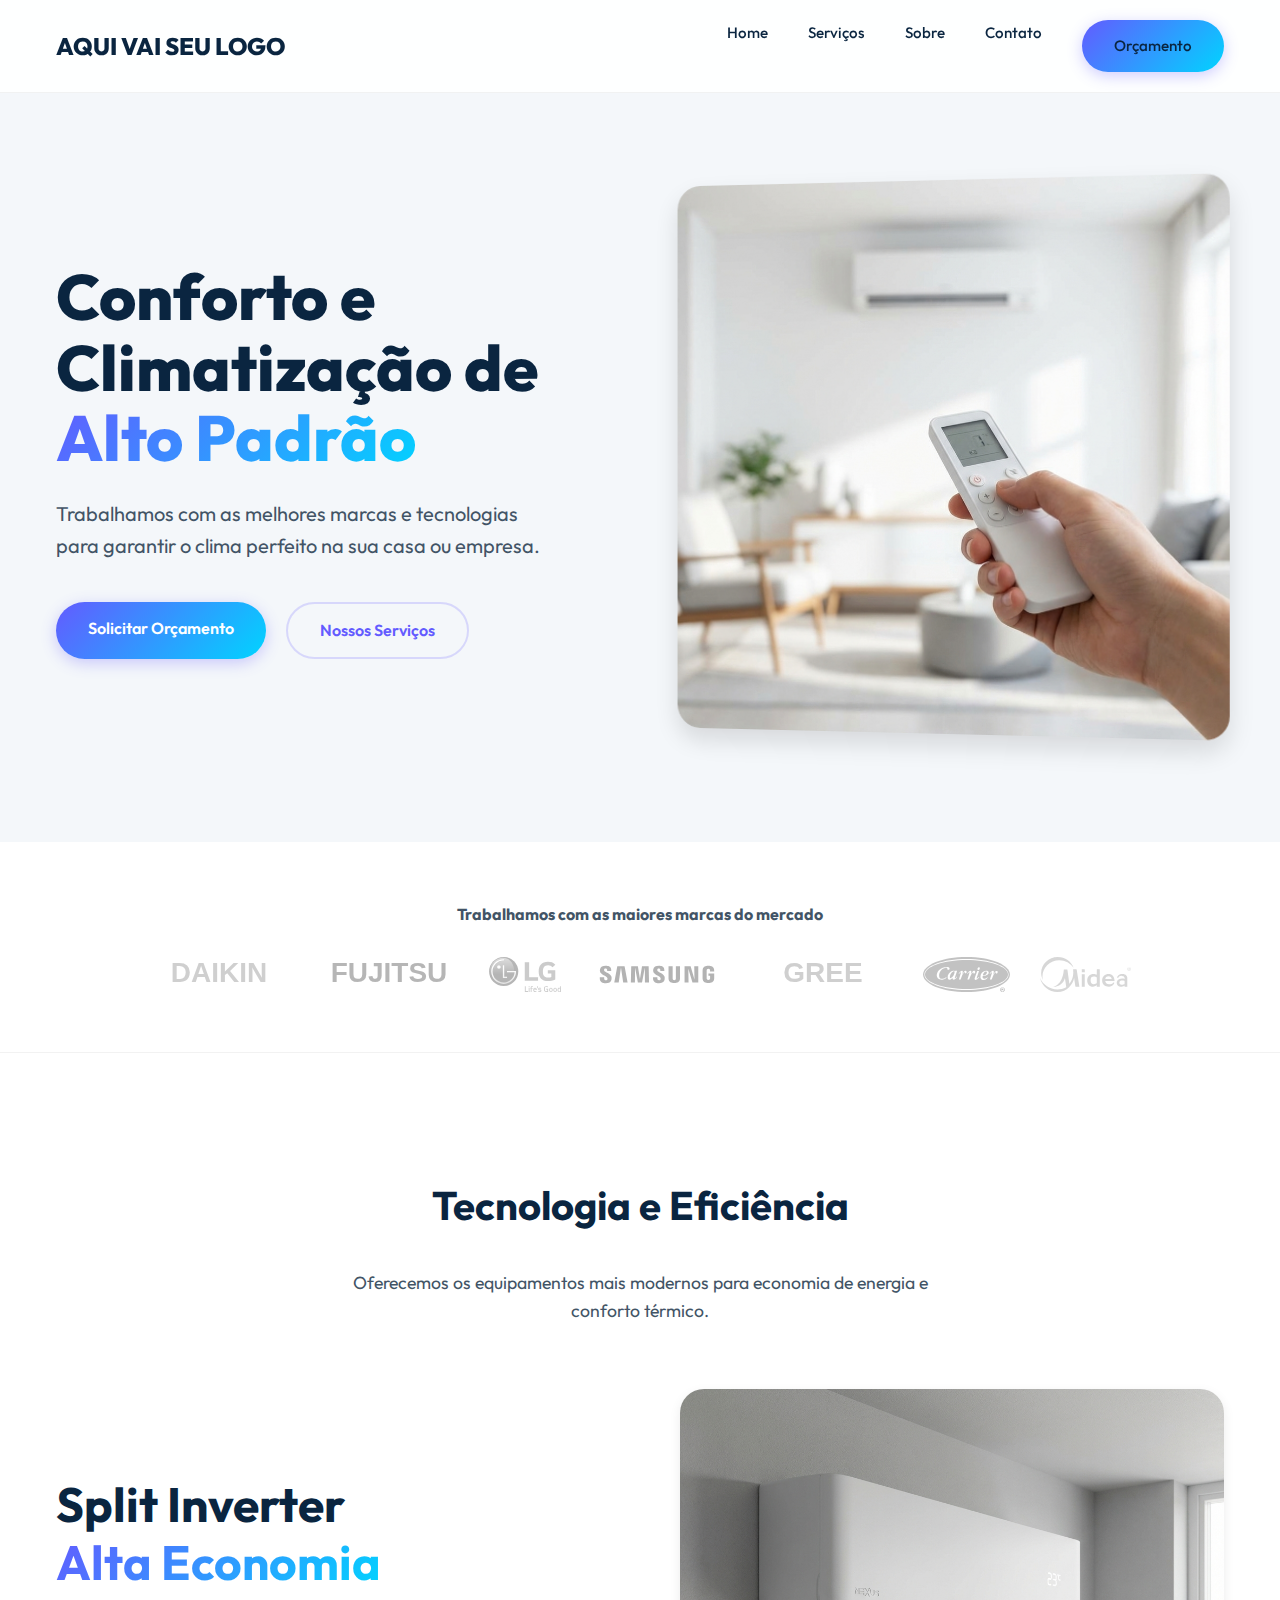
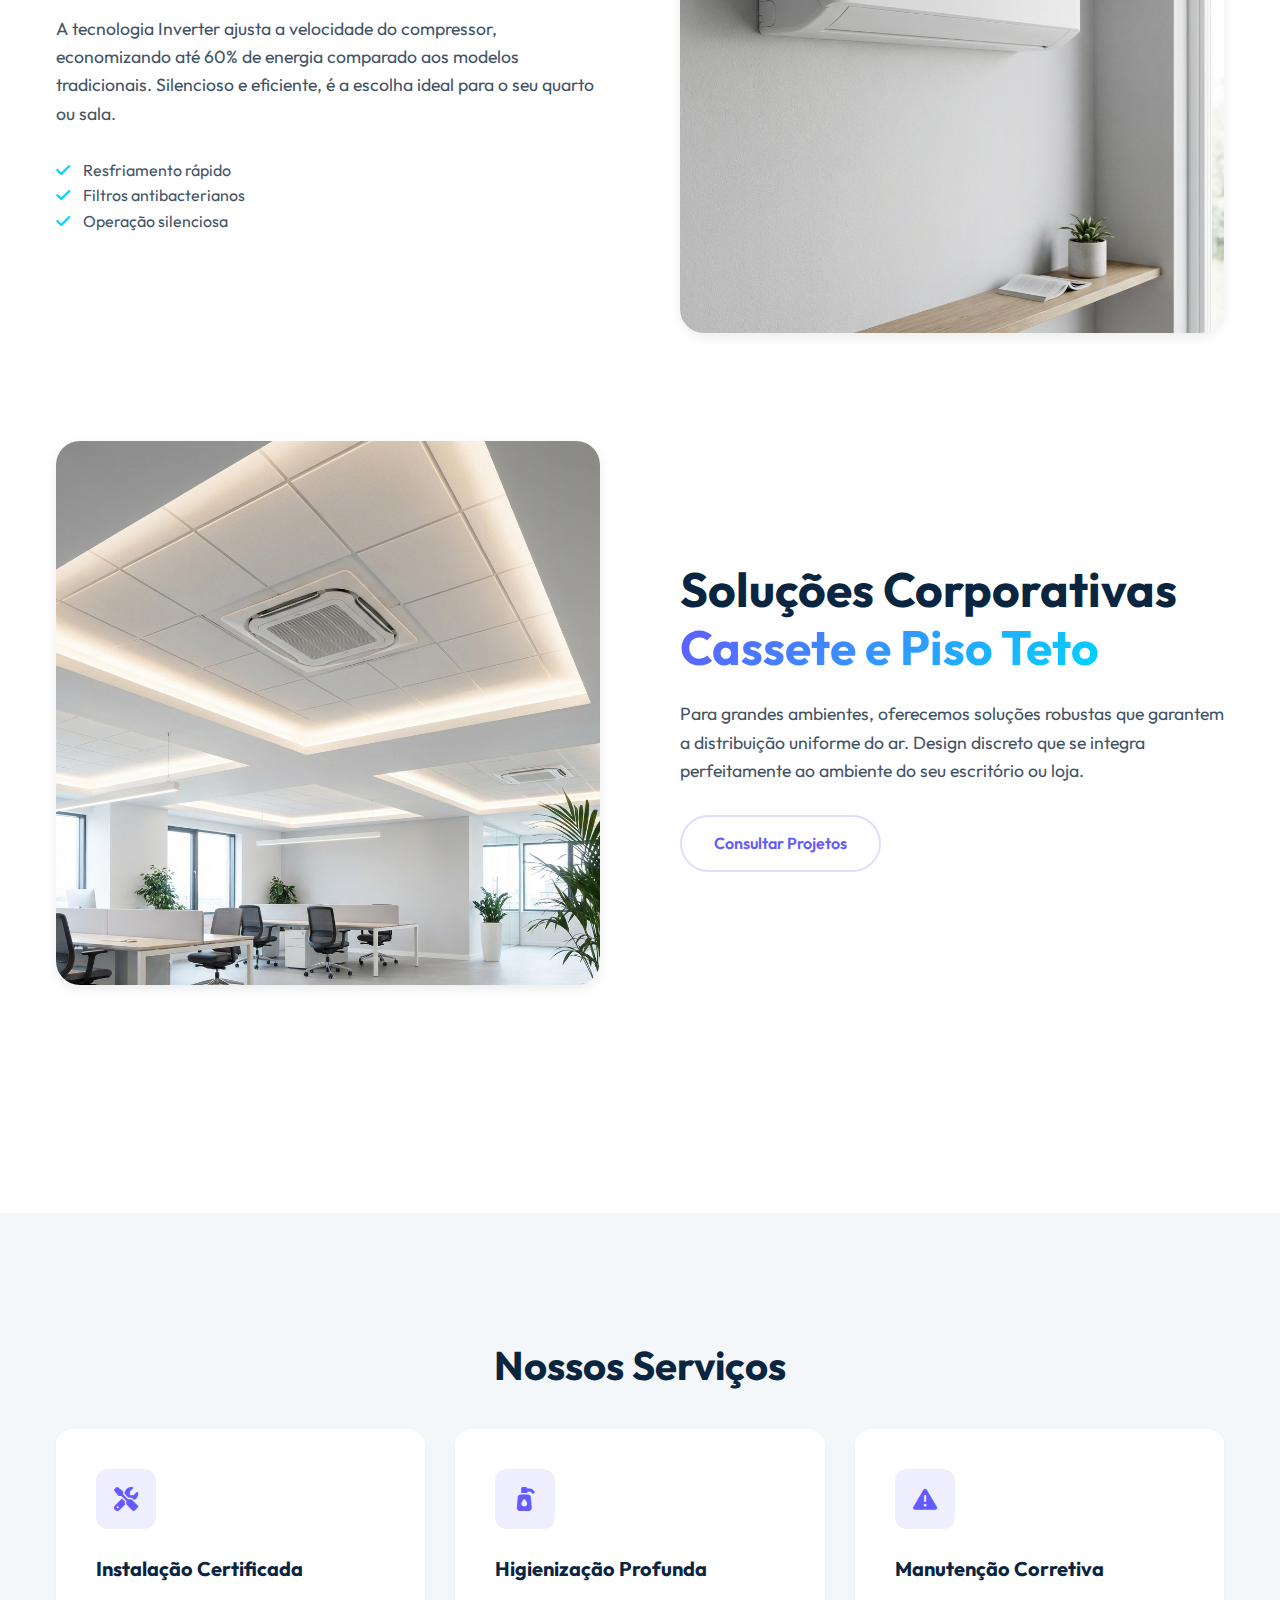
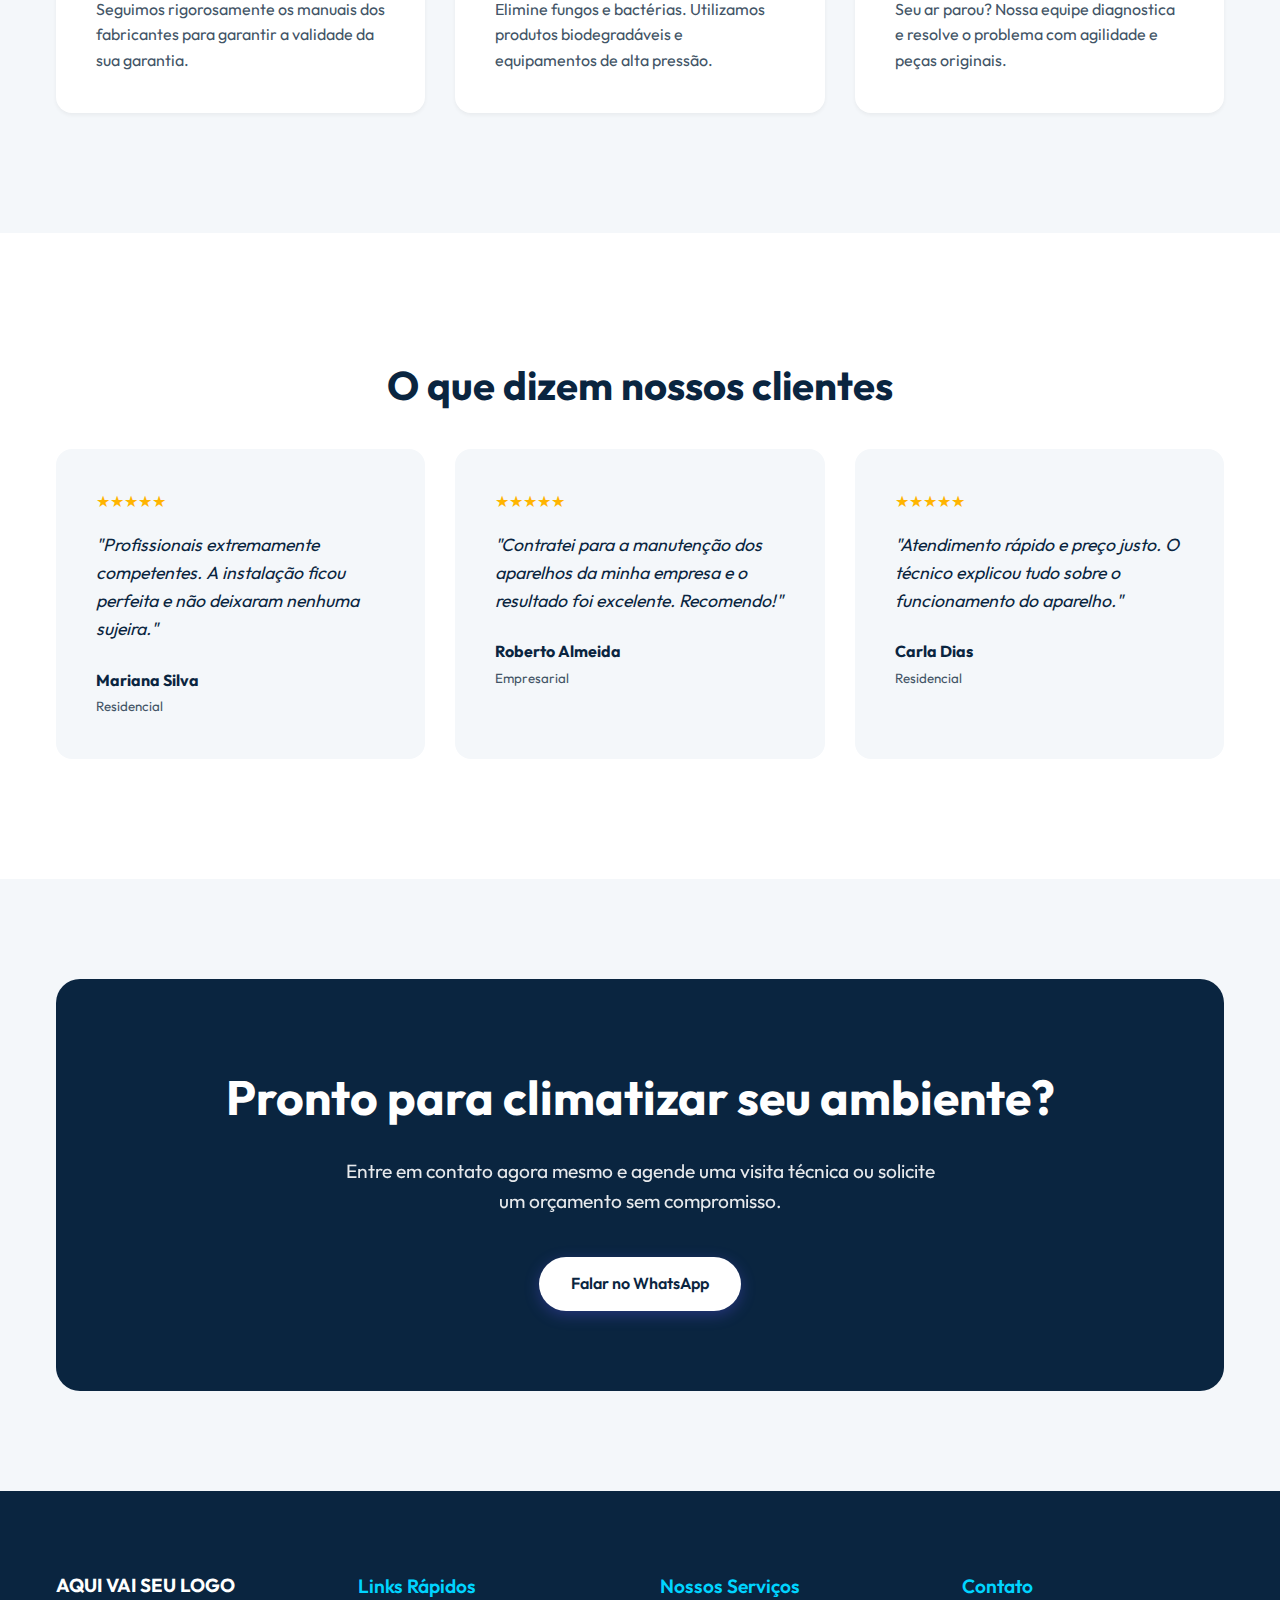
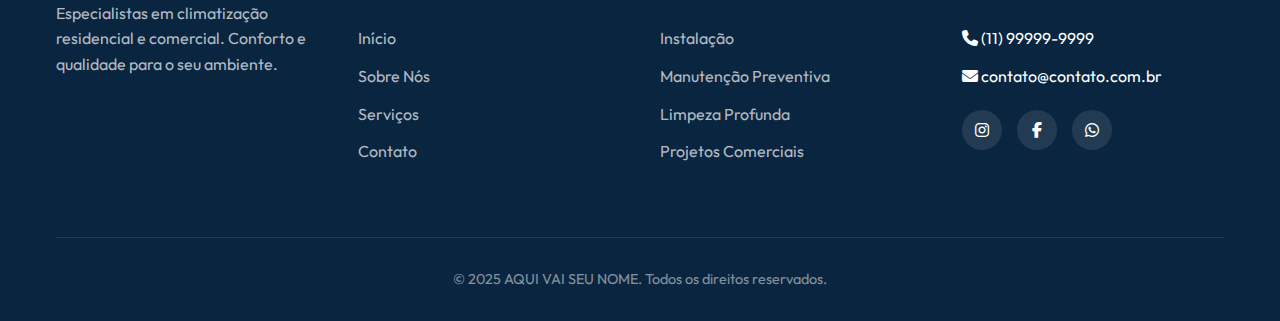
<file: index.html>
<!DOCTYPE html>
<html lang="pt-BR">

<head>
    <meta charset="UTF-8">
    <meta name="viewport" content="width=device-width, initial-scale=1.0">
    <title>Fresh Air</title>
    <meta name="description"
        content="Especialistas em ar-condicionado. Instalação, manutenção e as melhores marcas do mercado.">

    <!-- Google Fonts -->
    <link rel="preconnect" href="https://fonts.googleapis.com">
    <link rel="preconnect" href="https://fonts.gstatic.com" crossorigin>
    <link href="https://fonts.googleapis.com/css2?family=Outfit:wght@300;400;500;600;700;800&display=swap"
        rel="stylesheet">

    <!-- CSS -->
    <link rel="stylesheet" href="css/style.css">
    <!-- FontAwesome -->
    <link rel="stylesheet" href="https://cdnjs.cloudflare.com/ajax/libs/font-awesome/6.4.0/css/all.min.css">
</head>

<body>
    <!-- Navbar -->
    <header id="header">
        <nav class="container">
            <div class="logo">AQUI VAI SEU LOGO</div>
            <div class="menu-toggle" id="mobile-menu">
                <span class="bar"></span>
                <span class="bar"></span>
                <span class="bar"></span>
            </div>
            <ul class="nav-links">
                <li><a href="index.html">Home</a></li>
                <li><a href="servicos.html">Serviços</a></li>
                <li><a href="sobre.html">Sobre</a></li>
                <li><a href="contato.html">Contato</a></li>
                <li><a href="#contato" class="btn-primary nav-btn">Orçamento</a></li>
            </ul>
        </nav>
    </header>

    <main>
        <!-- Hero Section -->
        <section id="hero">
            <div class="container hero-content">
                <div class="hero-text">
                    <h1>Conforto e Climatização de <span class="text-gradient">Alto Padrão</span></h1>
                    <p>Trabalhamos com as melhores marcas e tecnologias para garantir o clima perfeito na sua casa ou
                        empresa.</p>
                    <div class="hero-buttons">
                        <a href="#contato" class="btn-primary">Solicitar Orçamento</a>
                        <a href="servicos.html" class="btn-outline">Nossos Serviços</a>
                    </div>
                </div>
                <div class="hero-image">
                    <!-- Image will be generated -->
                    <img src="assets/hero_image.png" alt="Controle de Ar Condicionado Moderno">
                </div>
            </div>
        </section>

        <!-- Brands Section -->
        <section id="brands">
            <div class="container">
                <p class="brands-text">Trabalhamos com as maiores marcas do mercado</p>
                <div class="brands-container">
                    <img src="assets/logos/daikin.svg" alt="Daikin" class="brand-logo">
                    <img src="assets/logos/fujitsu.svg" alt="Fujitsu" class="brand-logo">
                    <img src="assets/logos/lg.svg" alt="LG" class="brand-logo">
                    <img src="assets/logos/samsung.svg" alt="Samsung" class="brand-logo">
                    <img src="assets/logos/gree.svg" alt="Gree" class="brand-logo">
                    <img src="assets/logos/carrier.svg" alt="Carrier" class="brand-logo">
                    <img src="assets/logos/midea.svg" alt="Midea" class="brand-logo">
                </div>
            </div>
        </section>

        <!-- Features / Merchandise Section -->
        <section id="features">
            <div class="container">
                <div class="section-title">Tecnologia e Eficiência</div>
                <p class="section-subtitle">Oferecemos os equipamentos mais modernos para economia de energia e conforto
                    térmico.</p>

                <!-- Feature 1 -->
                <div class="feature-block">
                    <div class="feature-text">
                        <h2>Split Inverter <br><span class="text-gradient">Alta Economia</span></h2>
                        <p>A tecnologia Inverter ajusta a velocidade do compressor, economizando até 60% de energia
                            comparado aos modelos tradicionais. Silencioso e eficiente, é a escolha ideal para o seu
                            quarto ou sala.</p>
                        <ul style="margin-bottom: 20px; color: var(--color-text);">
                            <li><i class="fa-solid fa-check"
                                    style="color: var(--color-secondary); margin-right: 10px;"></i> Resfriamento rápido
                            </li>
                            <li><i class="fa-solid fa-check"
                                    style="color: var(--color-secondary); margin-right: 10px;"></i> Filtros
                                antibacterianos</li>
                            <li><i class="fa-solid fa-check"
                                    style="color: var(--color-secondary); margin-right: 10px;"></i> Operação silenciosa
                            </li>
                        </ul>
                    </div>
                    <div class="feature-image">
                        <img src="assets/feature_inverter.png" alt="Ar Condicionado Inverter">
                    </div>
                </div>

                <!-- Feature 2 -->
                <div class="feature-block reverse">
                    <div class="feature-text">
                        <h2>Soluções Corporativas <br><span class="text-gradient">Cassete e Piso Teto</span></h2>
                        <p>Para grandes ambientes, oferecemos soluções robustas que garantem a distribuição uniforme do
                            ar. Design discreto que se integra perfeitamente ao ambiente do seu escritório ou loja.</p>
                        <a href="#contato" class="btn-outline">Consultar Projetos</a>
                    </div>
                    <div class="feature-image">
                        <img src="assets/feature_commercial.png" alt="Ar Condicionado Comercial">
                    </div>
                </div>
            </div>
        </section>

        <!-- Services Section -->
        <section id="services">
            <div class="container">
                <h2 class="section-title">Nossos Serviços</h2>
                <div class="services-grid">
                    <div class="service-card">
                        <div class="service-icon"><i class="fa-solid fa-screwdriver-wrench"></i></div>
                        <h3>Instalação Certificada</h3>
                        <p>Seguimos rigorosamente os manuais dos fabricantes para garantir a validade da sua garantia.
                        </p>
                    </div>
                    <div class="service-card">
                        <div class="service-icon"><i class="fa-solid fa-pump-soap"></i></div>
                        <h3>Higienização Profunda</h3>
                        <p>Elimine fungos e bactérias. Utilizamos produtos biodegradáveis e equipamentos de alta
                            pressão.</p>
                    </div>
                    <div class="service-card">
                        <div class="service-icon"><i class="fa-solid fa-triangle-exclamation"></i></div>
                        <h3>Manutenção Corretiva</h3>
                        <p>Seu ar parou? Nossa equipe diagnostica e resolve o problema com agilidade e peças originais.
                        </p>
                    </div>
                </div>
            </div>
        </section>

        <!-- Testimonials Section -->
        <section id="testimonials">
            <div class="container">
                <h2 class="section-title">O que dizem nossos clientes</h2>
                <div class="services-grid"> <!-- Reusing grid layout -->
                    <div class="testimonial-card">
                        <div class="stars">★★★★★</div>
                        <p>"Profissionais extremamente competentes. A instalação ficou perfeita e não deixaram nenhuma
                            sujeira."</p>
                        <div class="testimonial-author">
                            <h4>Mariana Silva</h4>
                            <small>Residencial</small>
                        </div>
                    </div>
                    <div class="testimonial-card">
                        <div class="stars">★★★★★</div>
                        <p>"Contratei para a manutenção dos aparelhos da minha empresa e o resultado foi excelente.
                            Recomendo!"</p>
                        <div class="testimonial-author">
                            <h4>Roberto Almeida</h4>
                            <small>Empresarial</small>
                        </div>
                    </div>
                    <div class="testimonial-card">
                        <div class="stars">★★★★★</div>
                        <p>"Atendimento rápido e preço justo. O técnico explicou tudo sobre o funcionamento do
                            aparelho."</p>
                        <div class="testimonial-author">
                            <h4>Carla Dias</h4>
                            <small>Residencial</small>
                        </div>
                    </div>
                </div>
            </div>
        </section>

        <!-- CTA Section -->
        <section id="cta">
            <div class="container">
                <div class="cta-box">
                    <h2>Pronto para climatizar seu ambiente?</h2>
                    <p>Entre em contato agora mesmo e agende uma visita técnica ou solicite um orçamento sem
                        compromisso.</p>
                    <a href="#contato" class="btn-primary">Falar no WhatsApp</a>
                </div>
            </div>
        </section>
    </main>

    <footer>
        <div class="container">
            <div class="footer-grid">
                <div class="footer-col">
                    <h3>AQUI VAI SEU LOGO</h3>
                    <p>Especialistas em climatização residencial e comercial. Conforto e qualidade para o seu ambiente.
                    </p>
                </div>
                <div class="footer-col">
                    <h4>Links Rápidos</h4>
                    <ul class="footer-links">
                        <li><a href="index.html">Início</a></li>
                        <li><a href="sobre.html">Sobre Nós</a></li>
                        <li><a href="servicos.html">Serviços</a></li>
                        <li><a href="contato.html">Contato</a></li>
                    </ul>
                </div>
                <div class="footer-col">
                    <h4>Nossos Serviços</h4>
                    <ul class="footer-links">
                        <li><a href="servicos.html">Instalação</a></li>
                        <li><a href="servicos.html">Manutenção Preventiva</a></li>
                        <li><a href="servicos.html">Limpeza Profunda</a></li>
                        <li><a href="servicos.html">Projetos Comerciais</a></li>
                    </ul>
                </div>
                <div class="footer-col">
                    <h4>Contato</h4>
                    <ul class="footer-links">
                        <li><i class="fa-solid fa-phone"></i> (11) 99999-9999</li>
                        <li><i class="fa-solid fa-envelope"></i> contato@contato.com.br</li>
                    </ul>
                    <div class="social-links">
                        <a href="#" class="social-link"><i class="fa-brands fa-instagram"></i></a>
                        <a href="#" class="social-link"><i class="fa-brands fa-facebook-f"></i></a>
                        <a href="#" class="social-link"><i class="fa-brands fa-whatsapp"></i></a>
                    </div>
                </div>
            </div>
            <div class="footer-bottom">
                <p>&copy; 2025 AQUI VAI SEU NOME. Todos os direitos reservados.</p>
            </div>
        </div>
    </footer>

    <!-- JS -->
    <script src="js/script.js"></script>
</body>

</html>
</file>
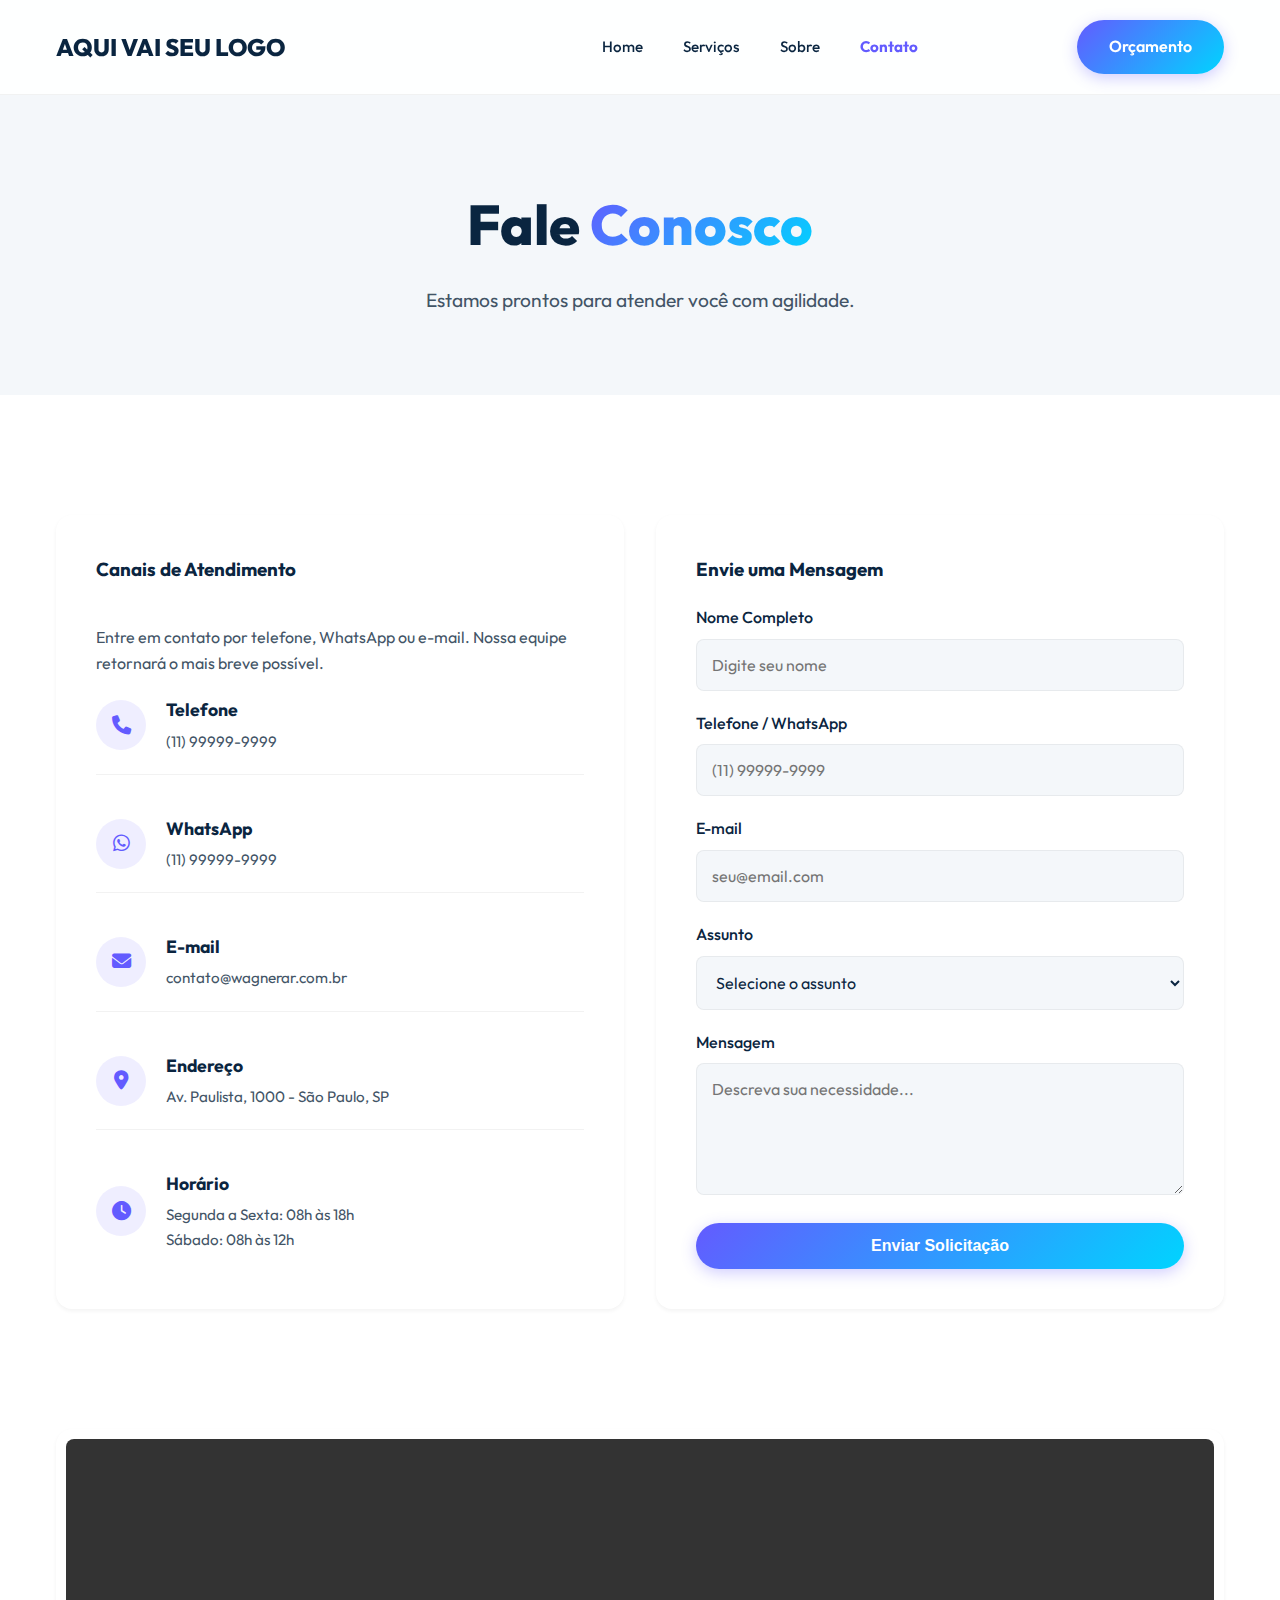
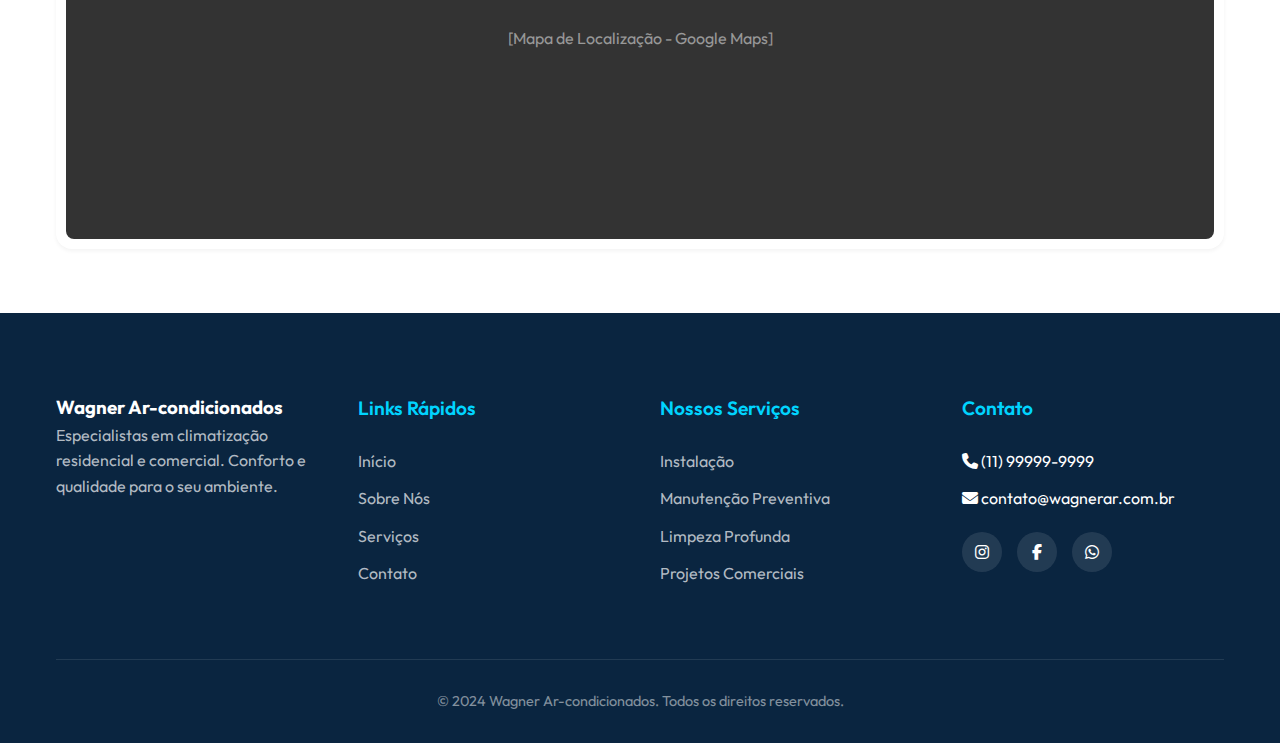
<file: contato.html>
<!DOCTYPE html>
<html lang="pt-BR">

<head>
    <meta charset="UTF-8">
    <meta name="viewport" content="width=device-width, initial-scale=1.0">
    <title>Contato - Wagner Ar-Condicionado</title>
    <meta name="description"
        content="Entre em contato com a Wagner Ar-Condicionado. Solicite um orçamento ou agende uma visita técnica.">

    <!-- Google Fonts -->
    <link rel="preconnect" href="https://fonts.googleapis.com">
    <link rel="preconnect" href="https://fonts.gstatic.com" crossorigin>
    <link href="https://fonts.googleapis.com/css2?family=Outfit:wght@300;400;500;600;700&display=swap" rel="stylesheet">

    <!-- CSS -->
    <link rel="stylesheet" href="css/style.css">
    <!-- FontAwesome -->
    <link rel="stylesheet" href="https://cdnjs.cloudflare.com/ajax/libs/font-awesome/6.4.0/css/all.min.css">
</head>

<body>
    <!-- Navbar -->
    <header id="header">
        <nav class="container">
            <div class="logo">AQUI VAI SEU LOGO</div>
            <div class="menu-toggle" id="mobile-menu">
                <span class="bar"></span>
                <span class="bar"></span>
                <span class="bar"></span>
            </div>
            <ul class="nav-links">
                <li><a href="index.html">Home</a></li>
                <li><a href="servicos.html">Serviços</a></li>
                <li><a href="sobre.html">Sobre</a></li>
                <li><a href="contato.html" class="active">Contato</a></li>
            </ul>
            <a href="index.html#contato" class="btn-primary">Orçamento</a>
        </nav>
    </header>

    <main>
        <!-- Page Header -->
        <section class="page-header">
            <div class="container">
                <h1>Fale <span class="text-gradient">Conosco</span></h1>
                <p>Estamos prontos para atender você com agilidade.</p>
            </div>
        </section>

        <!-- Contact Section -->
        <section id="contato-page" class="service-detail">
            <div class="container">
                <div class="contact-wrapper">
                    <div class="contact-info card">
                        <h3>Canais de Atendimento</h3>
                        <p>Entre em contato por telefone, WhatsApp ou e-mail. Nossa equipe retornará o mais breve
                            possível.</p>

                        <div class="info-item">
                            <i class="fa-solid fa-phone"></i>
                            <div>
                                <h4>Telefone</h4>
                                <p>(11) 99999-9999</p>
                            </div>
                        </div>

                        <div class="info-item">
                            <i class="fa-brands fa-whatsapp"></i>
                            <div>
                                <h4>WhatsApp</h4>
                                <p>(11) 99999-9999</p>
                            </div>
                        </div>

                        <div class="info-item">
                            <i class="fa-solid fa-envelope"></i>
                            <div>
                                <h4>E-mail</h4>
                                <p>contato@wagnerar.com.br</p>
                            </div>
                        </div>

                        <div class="info-item">
                            <i class="fa-solid fa-location-dot"></i>
                            <div>
                                <h4>Endereço</h4>
                                <p>Av. Paulista, 1000 - São Paulo, SP</p>
                            </div>
                        </div>

                        <div class="info-item">
                            <i class="fa-solid fa-clock"></i>
                            <div>
                                <h4>Horário</h4>
                                <p>Segunda a Sexta: 08h às 18h</p>
                                <p>Sábado: 08h às 12h</p>
                            </div>
                        </div>
                    </div>

                    <div class="contact-form card">
                        <h3>Envie uma Mensagem</h3>
                        <form>
                            <div class="form-group">
                                <label>Nome Completo</label>
                                <input type="text" placeholder="Digite seu nome" required>
                            </div>
                            <div class="form-group">
                                <label>Telefone / WhatsApp</label>
                                <input type="tel" placeholder="(11) 99999-9999" required>
                            </div>
                            <div class="form-group">
                                <label>E-mail</label>
                                <input type="email" placeholder="seu@email.com" required>
                            </div>
                            <div class="form-group">
                                <label>Assunto</label>
                                <select required>
                                    <option value="" disabled selected>Selecione o assunto</option>
                                    <option value="manutencao">Manutenção Preventiva</option>
                                    <option value="corretiva">Manutenção Corretiva</option>
                                    <option value="instalacao">Instalação</option>
                                    <option value="higienizacao">Higienização</option>
                                    <option value="orcamento">Orçamento</option>
                                    <option value="duvida">Dúvidas</option>
                                </select>
                            </div>
                            <div class="form-group">
                                <label>Mensagem</label>
                                <textarea placeholder="Descreva sua necessidade..." rows="5" required></textarea>
                            </div>
                            <button type="submit" class="btn-primary" style="width: 100%;">Enviar Solicitação</button>
                        </form>
                    </div>
                </div>
            </div>
        </section>

        <!-- Map Section (Placeholder) -->
        <section id="mapa">
            <div class="container">
                <div class="card map-container">
                    <!-- Placeholder for Google Maps iframe -->
                    <div
                        style="width: 100%; height: 400px; background: #333; display: flex; align-items: center; justify-content: center; color: rgba(255,255,255,0.5); border-radius: 8px;">
                        [Mapa de Localização - Google Maps]
                    </div>
                </div>
            </div>
        </section>
    </main>

    <footer>
        <div class="container">
            <div class="footer-grid">
                <div class="footer-col">
                    <h3>Wagner Ar-condicionados</h3>
                    <p>Especialistas em climatização residencial e comercial. Conforto e qualidade para o seu ambiente.
                    </p>
                </div>
                <div class="footer-col">
                    <h4>Links Rápidos</h4>
                    <ul class="footer-links">
                        <li><a href="index.html">Início</a></li>
                        <li><a href="sobre.html">Sobre Nós</a></li>
                        <li><a href="servicos.html">Serviços</a></li>
                        <li><a href="contato.html">Contato</a></li>
                    </ul>
                </div>
                <div class="footer-col">
                    <h4>Nossos Serviços</h4>
                    <ul class="footer-links">
                        <li><a href="servicos.html">Instalação</a></li>
                        <li><a href="servicos.html">Manutenção Preventiva</a></li>
                        <li><a href="servicos.html">Limpeza Profunda</a></li>
                        <li><a href="servicos.html">Projetos Comerciais</a></li>
                    </ul>
                </div>
                <div class="footer-col">
                    <h4>Contato</h4>
                    <ul class="footer-links">
                        <li><i class="fa-solid fa-phone"></i> (11) 99999-9999</li>
                        <li><i class="fa-solid fa-envelope"></i> contato@wagnerar.com.br</li>
                    </ul>
                    <div class="social-links">
                        <a href="#" class="social-link"><i class="fa-brands fa-instagram"></i></a>
                        <a href="#" class="social-link"><i class="fa-brands fa-facebook-f"></i></a>
                        <a href="#" class="social-link"><i class="fa-brands fa-whatsapp"></i></a>
                    </div>
                </div>
            </div>
            <div class="footer-bottom">
                <p>&copy; 2024 Wagner Ar-condicionados. Todos os direitos reservados.</p>
            </div>
        </div>
    </footer>

    <!-- JS -->
    <script src="js/script.js"></script>
</body>

</html>
</file>
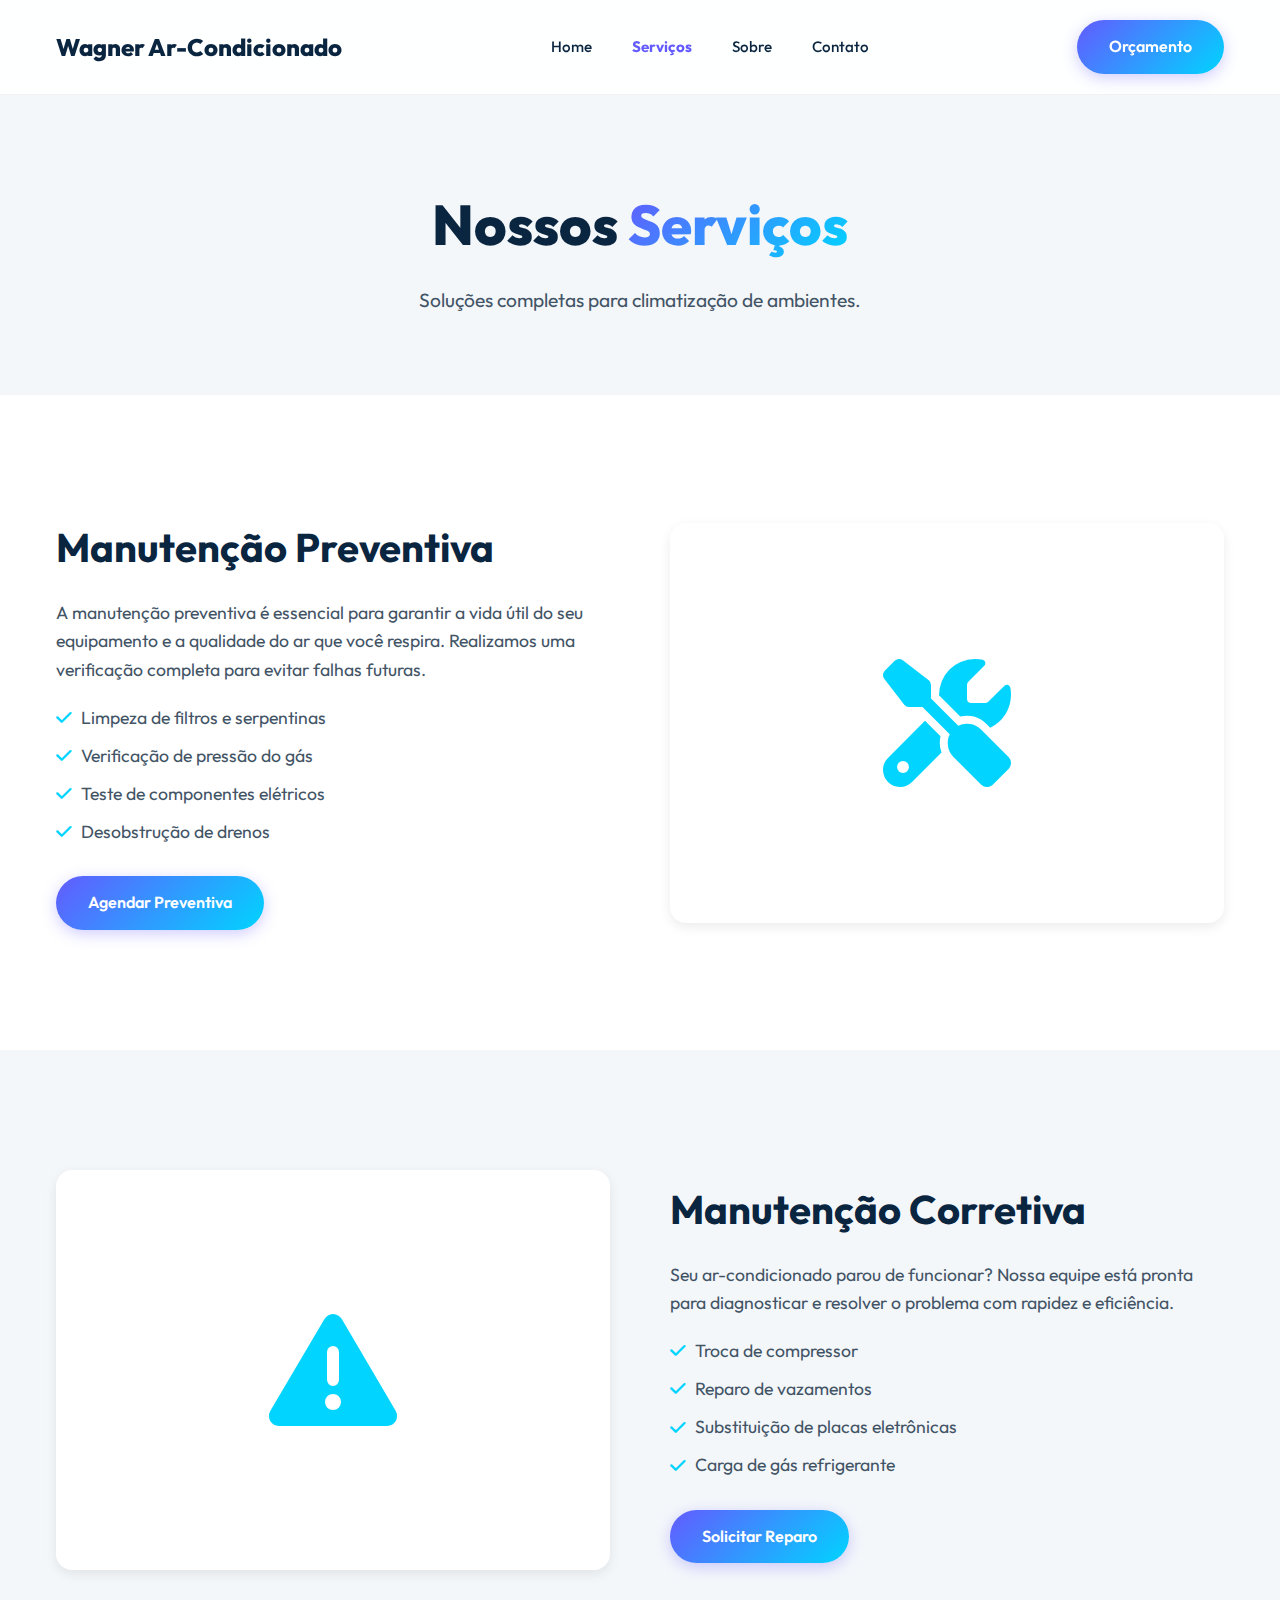
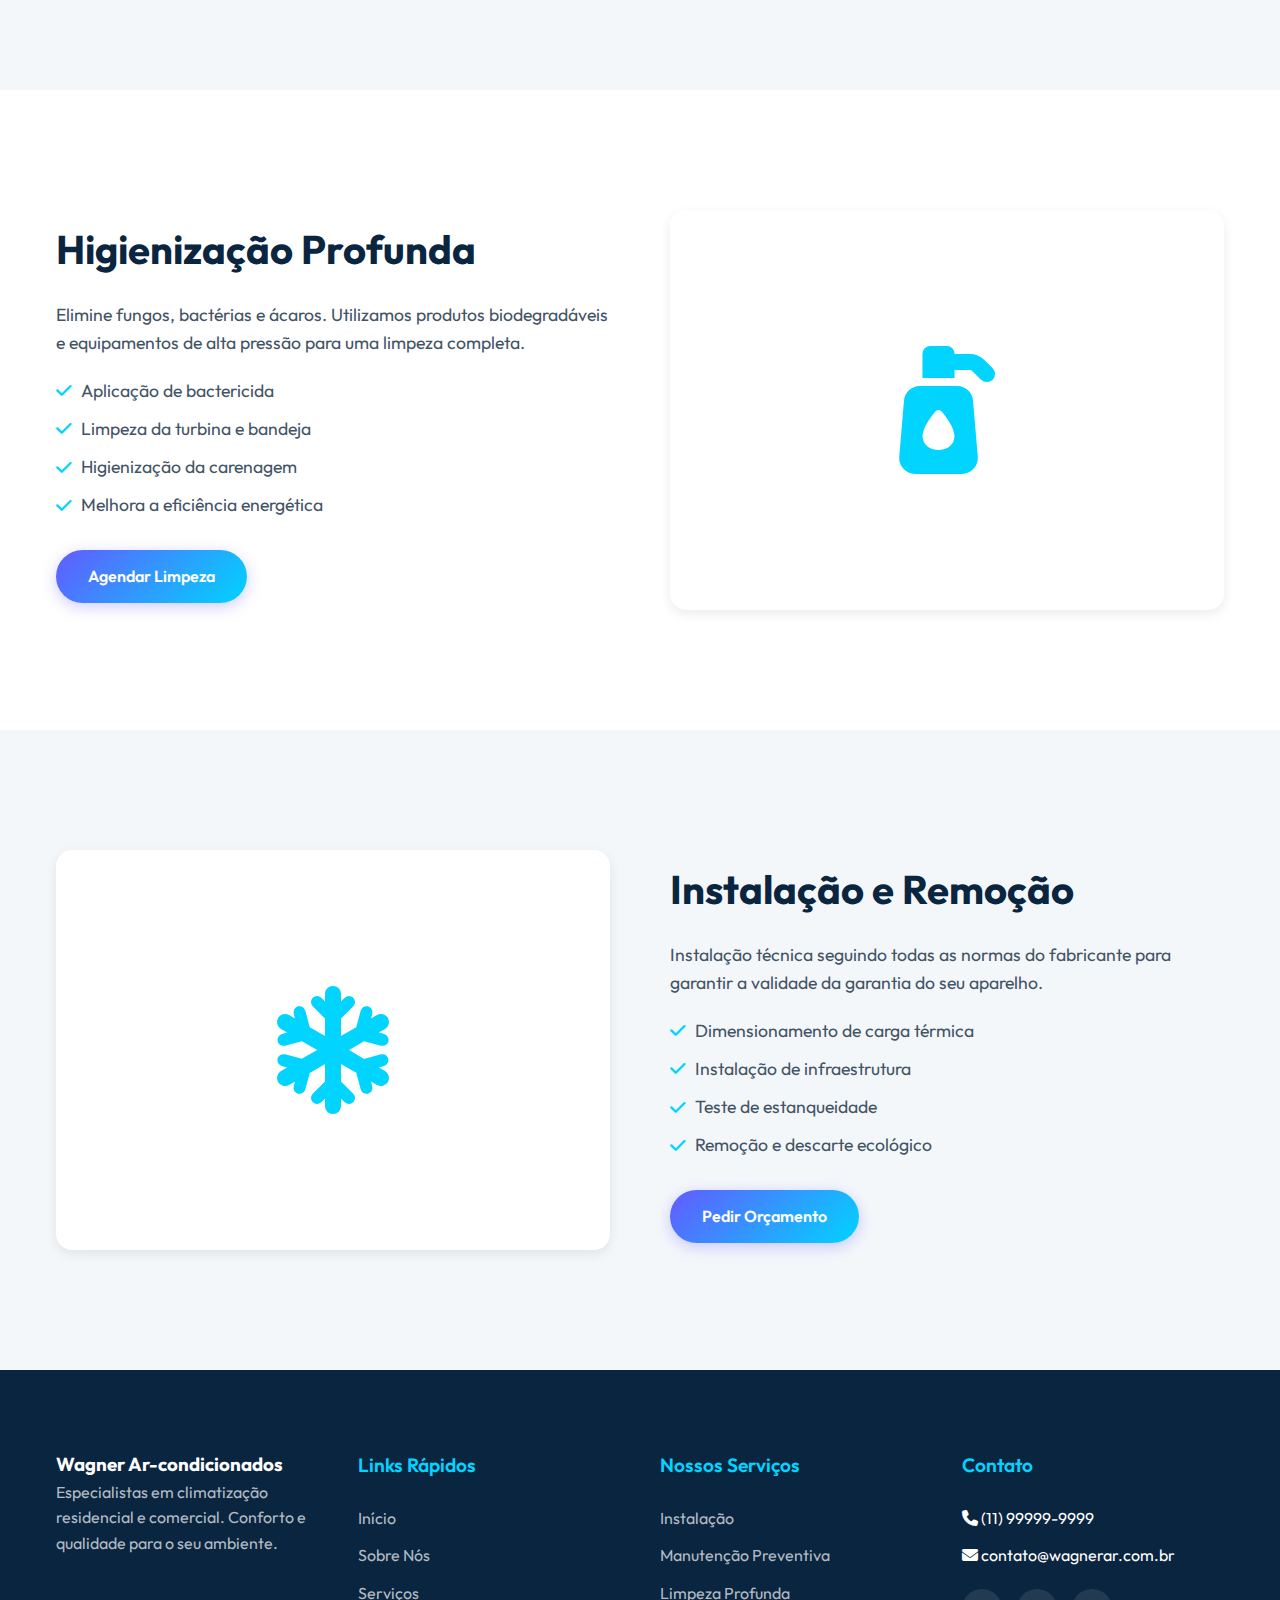
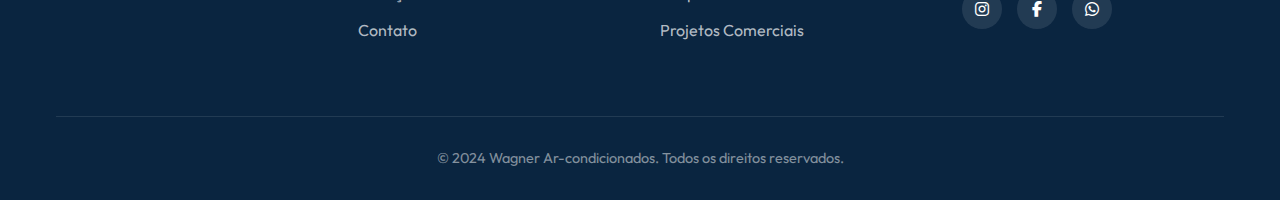
<file: servicos.html>
<!DOCTYPE html>
<html lang="pt-BR">

<head>
    <meta charset="UTF-8">
    <meta name="viewport" content="width=device-width, initial-scale=1.0">
    <title>Serviços - Wagner Ar-Condicionado</title>
    <meta name="description"
        content="Conheça nossos serviços de manutenção, instalação e higienização de ar-condicionado.">

    <!-- Google Fonts -->
    <link rel="preconnect" href="https://fonts.googleapis.com">
    <link rel="preconnect" href="https://fonts.gstatic.com" crossorigin>
    <link href="https://fonts.googleapis.com/css2?family=Outfit:wght@300;400;500;600;700&display=swap" rel="stylesheet">

    <!-- CSS -->
    <link rel="stylesheet" href="css/style.css">
    <!-- FontAwesome -->
    <link rel="stylesheet" href="https://cdnjs.cloudflare.com/ajax/libs/font-awesome/6.4.0/css/all.min.css">
</head>

<body>
    <!-- Navbar -->
    <header id="header">
        <nav class="container">
            <div class="logo">Wagner Ar-Condicionado</div>
            <ul class="nav-links">
                <li><a href="index.html">Home</a></li>
                <li><a href="servicos.html" class="active">Serviços</a></li>
                <li><a href="sobre.html">Sobre</a></li>
                <li><a href="contato.html">Contato</a></li>
            </ul>
            <a href="index.html#contato" class="btn-primary">Orçamento</a>
        </nav>
    </header>

    <main>
        <!-- Page Header -->
        <section class="page-header">
            <div class="container">
                <h1>Nossos <span class="text-gradient">Serviços</span></h1>
                <p>Soluções completas para climatização de ambientes.</p>
            </div>
        </section>

        <!-- Preventative Maintenance -->
        <section id="preventiva" class="service-detail">
            <div class="container">
                <div class="service-content">
                    <div class="service-text">
                        <h2>Manutenção Preventiva</h2>
                        <p>A manutenção preventiva é essencial para garantir a vida útil do seu equipamento e a
                            qualidade do ar que você respira. Realizamos uma verificação completa para evitar falhas
                            futuras.</p>
                        <ul>
                            <li><i class="fa-solid fa-check"></i> Limpeza de filtros e serpentinas</li>
                            <li><i class="fa-solid fa-check"></i> Verificação de pressão do gás</li>
                            <li><i class="fa-solid fa-check"></i> Teste de componentes elétricos</li>
                            <li><i class="fa-solid fa-check"></i> Desobstrução de drenos</li>
                        </ul>
                        <a href="index.html#contato" class="btn-primary">Agendar Preventiva</a>
                    </div>
                    <div class="service-image card">
                        <i class="fa-solid fa-screwdriver-wrench"></i>
                    </div>
                </div>
            </div>
        </section>

        <!-- Corrective Maintenance -->
        <section id="corretiva" class="service-detail alt-bg">
            <div class="container">
                <div class="service-content reverse">
                    <div class="service-text">
                        <h2>Manutenção Corretiva</h2>
                        <p>Seu ar-condicionado parou de funcionar? Nossa equipe está pronta para diagnosticar e resolver
                            o problema com rapidez e eficiência.</p>
                        <ul>
                            <li><i class="fa-solid fa-check"></i> Troca de compressor</li>
                            <li><i class="fa-solid fa-check"></i> Reparo de vazamentos</li>
                            <li><i class="fa-solid fa-check"></i> Substituição de placas eletrônicas</li>
                            <li><i class="fa-solid fa-check"></i> Carga de gás refrigerante</li>
                        </ul>
                        <a href="index.html#contato" class="btn-primary">Solicitar Reparo</a>
                    </div>
                    <div class="service-image card">
                        <i class="fa-solid fa-triangle-exclamation"></i>
                    </div>
                </div>
            </div>
        </section>

        <!-- Deep Cleaning -->
        <section id="higienizacao" class="service-detail">
            <div class="container">
                <div class="service-content">
                    <div class="service-text">
                        <h2>Higienização Profunda</h2>
                        <p>Elimine fungos, bactérias e ácaros. Utilizamos produtos biodegradáveis e equipamentos de alta
                            pressão para uma limpeza completa.</p>
                        <ul>
                            <li><i class="fa-solid fa-check"></i> Aplicação de bactericida</li>
                            <li><i class="fa-solid fa-check"></i> Limpeza da turbina e bandeja</li>
                            <li><i class="fa-solid fa-check"></i> Higienização da carenagem</li>
                            <li><i class="fa-solid fa-check"></i> Melhora a eficiência energética</li>
                        </ul>
                        <a href="index.html#contato" class="btn-primary">Agendar Limpeza</a>
                    </div>
                    <div class="service-image card">
                        <i class="fa-solid fa-pump-soap"></i>
                    </div>
                </div>
            </div>
        </section>

        <!-- Installation -->
        <section id="instalacao" class="service-detail alt-bg">
            <div class="container">
                <div class="service-content reverse">
                    <div class="service-text">
                        <h2>Instalação e Remoção</h2>
                        <p>Instalação técnica seguindo todas as normas do fabricante para garantir a validade da
                            garantia do seu aparelho.</p>
                        <ul>
                            <li><i class="fa-solid fa-check"></i> Dimensionamento de carga térmica</li>
                            <li><i class="fa-solid fa-check"></i> Instalação de infraestrutura</li>
                            <li><i class="fa-solid fa-check"></i> Teste de estanqueidade</li>
                            <li><i class="fa-solid fa-check"></i> Remoção e descarte ecológico</li>
                        </ul>
                        <a href="index.html#contato" class="btn-primary">Pedir Orçamento</a>
                    </div>
                    <div class="service-image card">
                        <i class="fa-solid fa-snowflake"></i>
                    </div>
                </div>
            </div>
        </section>
    </main>

    <footer>
        <div class="container">
            <div class="footer-grid">
                <div class="footer-col">
                    <h3>Wagner Ar-condicionados</h3>
                    <p>Especialistas em climatização residencial e comercial. Conforto e qualidade para o seu ambiente.
                    </p>
                </div>
                <div class="footer-col">
                    <h4>Links Rápidos</h4>
                    <ul class="footer-links">
                        <li><a href="index.html">Início</a></li>
                        <li><a href="sobre.html">Sobre Nós</a></li>
                        <li><a href="servicos.html">Serviços</a></li>
                        <li><a href="contato.html">Contato</a></li>
                    </ul>
                </div>
                <div class="footer-col">
                    <h4>Nossos Serviços</h4>
                    <ul class="footer-links">
                        <li><a href="servicos.html">Instalação</a></li>
                        <li><a href="servicos.html">Manutenção Preventiva</a></li>
                        <li><a href="servicos.html">Limpeza Profunda</a></li>
                        <li><a href="servicos.html">Projetos Comerciais</a></li>
                    </ul>
                </div>
                <div class="footer-col">
                    <h4>Contato</h4>
                    <ul class="footer-links">
                        <li><i class="fa-solid fa-phone"></i> (11) 99999-9999</li>
                        <li><i class="fa-solid fa-envelope"></i> contato@wagnerar.com.br</li>
                    </ul>
                    <div class="social-links">
                        <a href="#" class="social-link"><i class="fa-brands fa-instagram"></i></a>
                        <a href="#" class="social-link"><i class="fa-brands fa-facebook-f"></i></a>
                        <a href="#" class="social-link"><i class="fa-brands fa-whatsapp"></i></a>
                    </div>
                </div>
            </div>
            <div class="footer-bottom">
                <p>&copy; 2024 Wagner Ar-condicionados. Todos os direitos reservados.</p>
            </div>
        </div>
    </footer>

    <!-- JS -->
    <script src="js/script.js"></script>
</body>

</html>
</file>
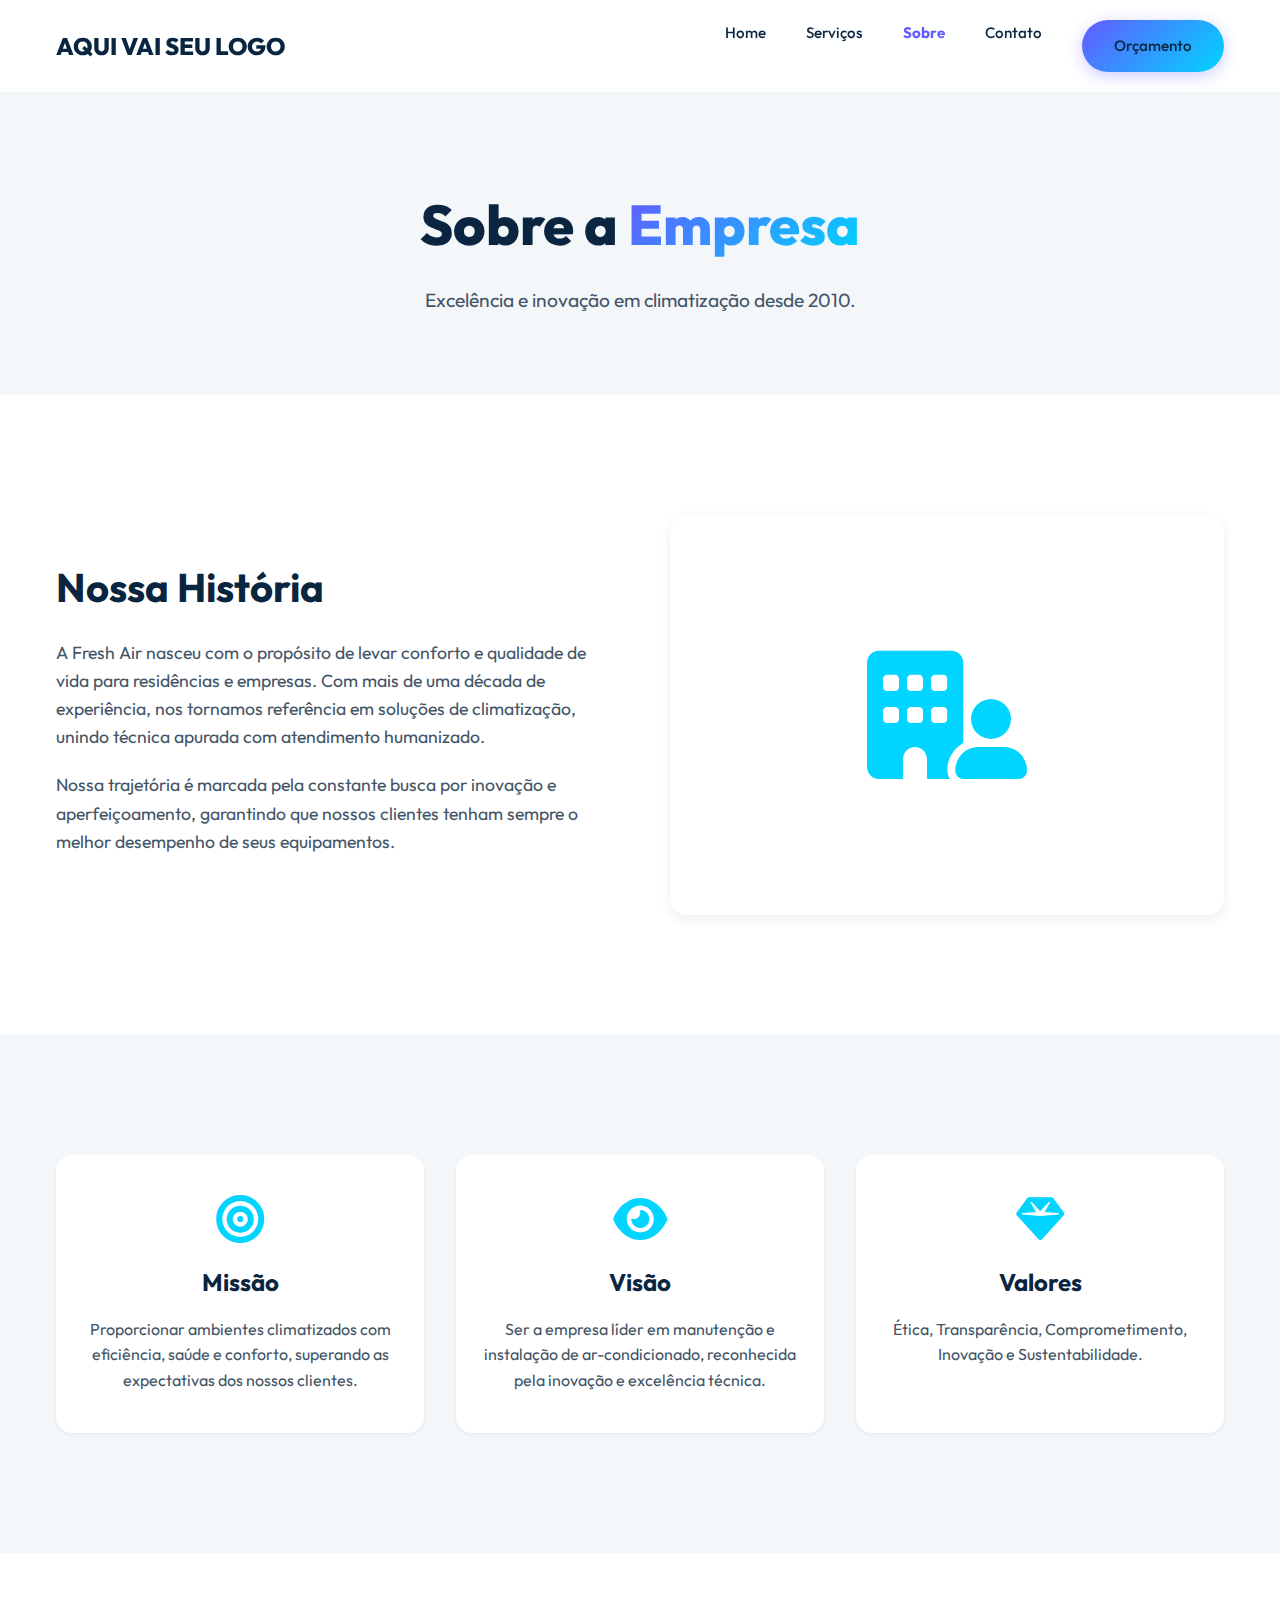
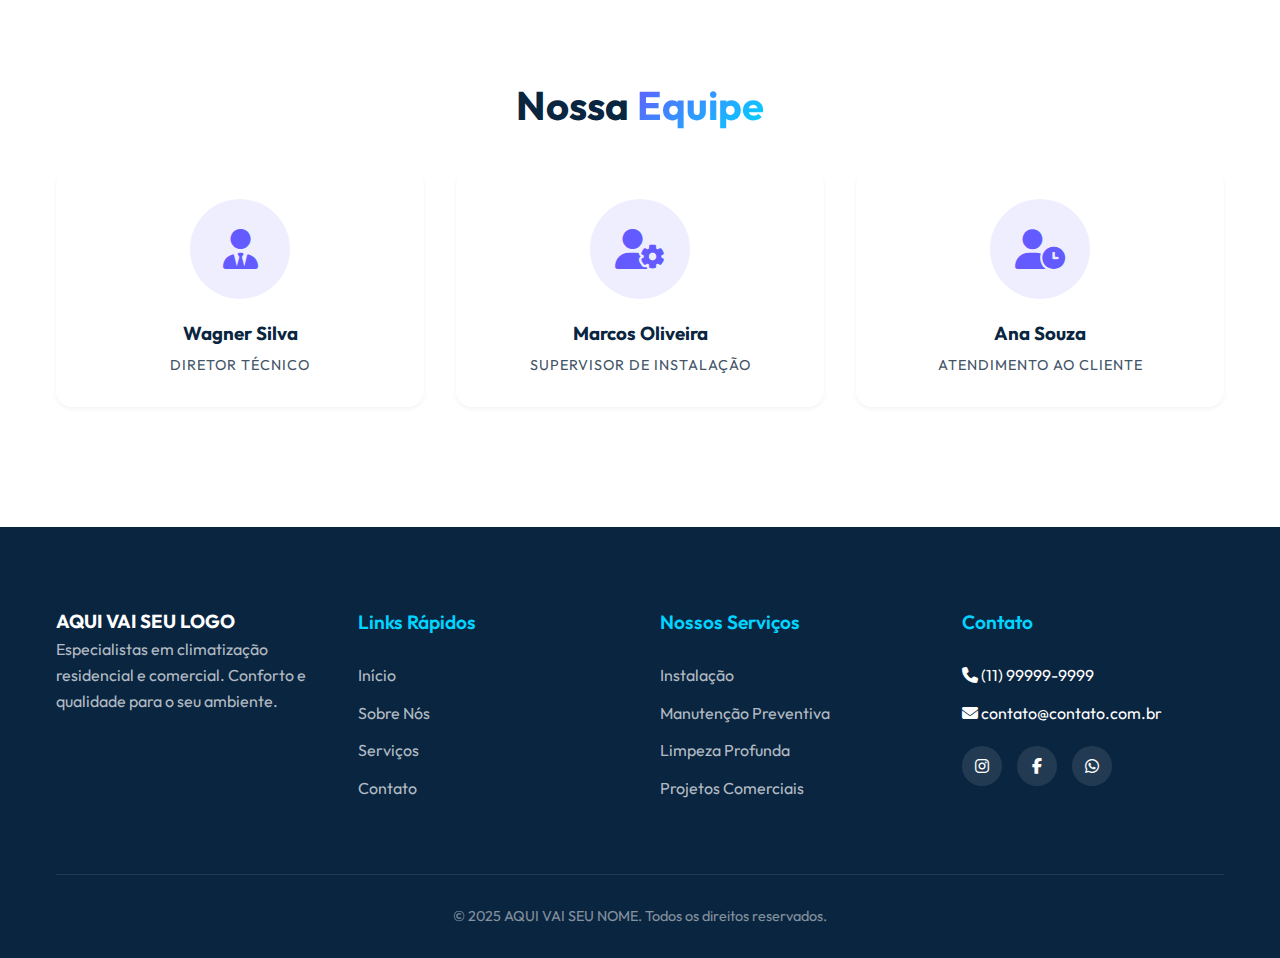
<file: sobre.html>
<!DOCTYPE html>
<html lang="pt-BR">

<head>
    <meta charset="UTF-8">
    <meta name="viewport" content="width=device-width, initial-scale=1.0">
    <title>Fresh Air</title>
    <meta name="description" content="Conheça a história e os valores da Wagner Ar-Condicionado.">

    <!-- Google Fonts -->
    <link rel="preconnect" href="https://fonts.googleapis.com">
    <link rel="preconnect" href="https://fonts.gstatic.com" crossorigin>
    <link href="https://fonts.googleapis.com/css2?family=Outfit:wght@300;400;500;600;700&display=swap" rel="stylesheet">

    <!-- CSS -->
    <link rel="stylesheet" href="css/style.css">
    <!-- FontAwesome -->
    <link rel="stylesheet" href="https://cdnjs.cloudflare.com/ajax/libs/font-awesome/6.4.0/css/all.min.css">
</head>

<body>
    <!-- Navbar -->
    <header id="header">
        <nav class="container">
            <div class="logo">AQUI VAI SEU LOGO</div>
            <div class="menu-toggle" id="mobile-menu">
                <span class="bar"></span>
                <span class="bar"></span>
                <span class="bar"></span>
            </div>
            <ul class="nav-links">
                <li><a href="index.html">Home</a></li>
                <li><a href="servicos.html">Serviços</a></li>
                <li><a href="sobre.html" class="active">Sobre</a></li>
                <li><a href="contato.html">Contato</a></li>
                <li><a href="#contato" class="btn-primary nav-btn">Orçamento</a></li>
            </ul>
        </nav>
    </header>

    <main>
        <!-- Page Header -->
        <section class="page-header">
            <div class="container">
                <h1>Sobre a <span class="text-gradient">Empresa</span></h1>
                <p>Excelência e inovação em climatização desde 2010.</p>
            </div>
        </section>

        <!-- History Section -->
        <section id="historia" class="service-detail">
            <div class="container">
                <div class="service-content">
                    <div class="service-text">
                        <h2>Nossa História</h2>
                        <p>A Fresh Air nasceu com o propósito de levar conforto e qualidade de vida para
                            residências e empresas. Com mais de uma década de experiência, nos tornamos referência em
                            soluções de climatização, unindo técnica apurada com atendimento humanizado.</p>
                        <p>Nossa trajetória é marcada pela constante busca por inovação e aperfeiçoamento, garantindo
                            que nossos clientes tenham sempre o melhor desempenho de seus equipamentos.</p>
                    </div>
                    <div class="service-image card">
                        <i class="fa-solid fa-building-user"></i>
                    </div>
                </div>
            </div>
        </section>

        <!-- Mission, Vision, Values -->
        <section id="mvv" class="service-detail alt-bg">
            <div class="container">
                <div class="mvv-grid">
                    <div class="card mvv-card">
                        <i class="fa-solid fa-bullseye"></i>
                        <h3>Missão</h3>
                        <p>Proporcionar ambientes climatizados com eficiência, saúde e conforto, superando as
                            expectativas dos nossos clientes.</p>
                    </div>
                    <div class="card mvv-card">
                        <i class="fa-solid fa-eye"></i>
                        <h3>Visão</h3>
                        <p>Ser a empresa líder em manutenção e instalação de ar-condicionado, reconhecida pela inovação
                            e excelência técnica.</p>
                    </div>
                    <div class="card mvv-card">
                        <i class="fa-solid fa-gem"></i>
                        <h3>Valores</h3>
                        <p>Ética, Transparência, Comprometimento, Inovação e Sustentabilidade.</p>
                    </div>
                </div>
            </div>
        </section>

        <!-- Team Section -->
        <section id="equipe" class="service-detail">
            <div class="container">
                <h2 class="section-title">Nossa <span class="text-gradient">Equipe</span></h2>
                <div class="team-grid">
                    <div class="card team-card">
                        <div class="team-icon"><i class="fa-solid fa-user-tie"></i></div>
                        <h3>Wagner Silva</h3>
                        <p>Diretor Técnico</p>
                    </div>
                    <div class="card team-card">
                        <div class="team-icon"><i class="fa-solid fa-user-gear"></i></div>
                        <h3>Marcos Oliveira</h3>
                        <p>Supervisor de Instalação</p>
                    </div>
                    <div class="card team-card">
                        <div class="team-icon"><i class="fa-solid fa-user-clock"></i></div>
                        <h3>Ana Souza</h3>
                        <p>Atendimento ao Cliente</p>
                    </div>
                </div>
            </div>
        </section>
    </main>

    <footer>
        <div class="container">
            <div class="footer-grid">
                <div class="footer-col">
                    <h3>AQUI VAI SEU LOGO</h3>
                    <p>Especialistas em climatização residencial e comercial. Conforto e qualidade para o seu ambiente.
                    </p>
                </div>
                <div class="footer-col">
                    <h4>Links Rápidos</h4>
                    <ul class="footer-links">
                        <li><a href="index.html">Início</a></li>
                        <li><a href="sobre.html">Sobre Nós</a></li>
                        <li><a href="servicos.html">Serviços</a></li>
                        <li><a href="contato.html">Contato</a></li>
                    </ul>
                </div>
                <div class="footer-col">
                    <h4>Nossos Serviços</h4>
                    <ul class="footer-links">
                        <li><a href="servicos.html">Instalação</a></li>
                        <li><a href="servicos.html">Manutenção Preventiva</a></li>
                        <li><a href="servicos.html">Limpeza Profunda</a></li>
                        <li><a href="servicos.html">Projetos Comerciais</a></li>
                    </ul>
                </div>
                <div class="footer-col">
                    <h4>Contato</h4>
                    <ul class="footer-links">
                        <li><i class="fa-solid fa-phone"></i> (11) 99999-9999</li>
                        <li><i class="fa-solid fa-envelope"></i> contato@contato.com.br</li>
                    </ul>
                    <div class="social-links">
                        <a href="#" class="social-link"><i class="fa-brands fa-instagram"></i></a>
                        <a href="#" class="social-link"><i class="fa-brands fa-facebook-f"></i></a>
                        <a href="#" class="social-link"><i class="fa-brands fa-whatsapp"></i></a>
                    </div>
                </div>
            </div>
            <div class="footer-bottom">
                <p>&copy; 2025 AQUI VAI SEU NOME. Todos os direitos reservados.</p>
            </div>
        </div>
    </footer>

    <!-- JS -->
    <script src="js/script.js"></script>
</body>

</html>
</file>
<file: css/style.css>
:root {
    /* Color Palette - Light Theme */
    --color-primary: #0A2540;
    /* Dark Blue for Headings */
    --color-secondary: #00D4FF;
    /* Bright Blue Accent */
    --color-accent: #635BFF;
    /* Purple Accent */
    --color-text: #425466;
    /* Grey for Body Text */
    --color-bg: #FFFFFF;
    /* White Background */
    --color-bg-alt: #F4F7FA;
    /* Light Grey/Blue Background */
    --color-white: #FFFFFF;

    /* Gradients */
    --gradient-primary: linear-gradient(135deg, #635BFF 0%, #00D4FF 100%);
    --gradient-text: linear-gradient(135deg, #0A2540 0%, #635BFF 100%);

    /* Typography */
    --font-main: 'Outfit', sans-serif;

    /* Spacing */
    --spacing-sm: 8px;
    --spacing-md: 16px;
    --spacing-lg: 32px;
    --spacing-xl: 64px;
    --spacing-xxl: 120px;

    /* Effects */
    --shadow-sm: 0 2px 4px rgba(0, 0, 0, 0.05);
    --shadow-md: 0 4px 12px rgba(0, 0, 0, 0.08);
    --shadow-lg: 0 12px 24px rgba(0, 0, 0, 0.12);
    --radius-sm: 8px;
    --radius-md: 16px;
    --radius-lg: 24px;
}

* {
    margin: 0;
    padding: 0;
    box-sizing: border-box;
}

body {
    font-family: var(--font-main);
    background-color: var(--color-bg);
    color: var(--color-text);
    line-height: 1.6;
    overflow-x: hidden;
}

.container {
    max-width: 1200px;
    margin: 0 auto;
    padding: 0 var(--spacing-md);
}

a {
    text-decoration: none;
    color: inherit;
    transition: all 0.3s ease;
}

ul {
    list-style: none;
}

/* Utility Classes */
.text-gradient {
    background: var(--gradient-primary);
    -webkit-background-clip: text;
    background-clip: text;
    -webkit-text-fill-color: transparent;
}

.section-title {
    font-size: 2.5rem;
    text-align: center;
    margin-bottom: var(--spacing-lg);
    font-weight: 700;
    color: var(--color-primary);
}

.section-subtitle {
    text-align: center;
    font-size: 1.1rem;
    color: var(--color-text);
    margin-bottom: var(--spacing-xl);
    max-width: 600px;
    margin-left: auto;
    margin-right: auto;
}

.card {
    background: var(--color-white);
    padding: 40px;
    border-radius: var(--radius-md);
    box-shadow: var(--shadow-sm);
    transition: transform 0.3s ease, box-shadow 0.3s ease;
}

.card:hover {
    transform: translateY(-5px);
    box-shadow: var(--shadow-lg);
}

.alt-bg {
    background-color: var(--color-bg-alt);
}

/* Buttons */
.btn-primary {
    background: var(--gradient-primary);
    color: var(--color-white);
    padding: 14px 32px;
    border-radius: 50px;
    font-weight: 600;
    font-size: 1rem;
    border: none;
    cursor: pointer;
    display: inline-block;
    box-shadow: 0 4px 15px rgba(99, 91, 255, 0.3);
    transition: transform 0.3s ease, box-shadow 0.3s ease;
}

.btn-primary:hover {
    transform: translateY(-2px);
    box-shadow: 0 8px 25px rgba(99, 91, 255, 0.4);
}

.btn-outline {
    background: transparent;
    color: var(--color-accent);
    padding: 14px 32px;
    border-radius: 50px;
    font-weight: 600;
    font-size: 1rem;
    border: 2px solid rgba(99, 91, 255, 0.2);
    cursor: pointer;
    display: inline-block;
}

.btn-outline:hover {
    border-color: var(--color-accent);
    background: rgba(99, 91, 255, 0.05);
}

/* Header */
#header {
    position: fixed;
    top: 0;
    left: 0;
    width: 100%;
    z-index: 1000;
    padding: 20px 0;
    background: rgba(255, 255, 255, 0.9);
    backdrop-filter: blur(10px);
    border-bottom: 1px solid rgba(0, 0, 0, 0.05);
}

#header .container {
    display: flex;
    justify-content: space-between;
    align-items: center;
}

.logo {
    font-size: 1.5rem;
    font-weight: 800;
    color: var(--color-primary);
}

.nav-links {
    display: flex;
    gap: 40px;
}

.nav-links a {
    font-weight: 500;
    color: var(--color-primary);
    font-size: 0.95rem;
}

.nav-links a:hover {
    color: var(--color-accent);
}

.nav-links a.active {
    color: var(--color-accent);
    font-weight: 700;
}

/* Hero Section */
#hero {
    padding: 180px 0 100px;
    background: var(--color-bg-alt);
    position: relative;
    overflow: hidden;
}

.hero-content {
    display: grid;
    grid-template-columns: 1fr 1fr;
    gap: 60px;
    align-items: center;
}

.hero-text h1 {
    font-size: 4rem;
    line-height: 1.1;
    margin-bottom: 24px;
    color: var(--color-primary);
    font-weight: 800;
}

.hero-text p {
    font-size: 1.25rem;
    color: var(--color-text);
    margin-bottom: 40px;
    max-width: 90%;
}

.hero-buttons {
    display: flex;
    gap: 20px;
}

.hero-image {
    position: relative;
}

.hero-image img {
    width: 100%;
    border-radius: var(--radius-lg);
    box-shadow: var(--shadow-lg);
    transform: perspective(1000px) rotateY(-5deg);
    transition: transform 0.5s ease;
}

.hero-image:hover img {
    transform: perspective(1000px) rotateY(0deg);
}

/* Brands Section */
#brands {
    padding: 60px 0;
    background: var(--color-white);
    border-bottom: 1px solid rgba(0, 0, 0, 0.05);
}

.brands-text {
    text-align: center;
    margin-bottom: 30px;
    color: var(--color-text);
    font-weight: 700;
}

.brands-container {
    display: flex;
    justify-content: center;
    align-items: center;
    flex-wrap: wrap;
    gap: 30px;
    opacity: 0.6;
}

.brand-item {
    font-size: 2.5rem;
    font-weight: 700;
    color: #A0AEC0;
    display: flex;
    align-items: center;
    gap: 10px;
}

/* Features/Merchandise Section */
#features {
    padding: var(--spacing-xxl) 0;
    background: var(--color-white);
}

.feature-block {
    display: grid;
    grid-template-columns: 1fr 1fr;
    gap: 80px;
    align-items: center;
    margin-bottom: 100px;
}

.feature-block.reverse {
    direction: rtl;
}

.feature-block.reverse .feature-text {
    direction: ltr;
}

.feature-text h2 {
    font-size: 3rem;
    margin-bottom: 24px;
    color: var(--color-primary);
    line-height: 1.2;
}

.feature-text p {
    font-size: 1.1rem;
    color: var(--color-text);
    margin-bottom: 30px;
}

.feature-image img {
    width: 100%;
    border-radius: var(--radius-lg);
    box-shadow: var(--shadow-md);
}

/* Services Section */
#services {
    padding: var(--spacing-xxl) 0;
    background: var(--color-bg-alt);
}

.services-grid {
    display: grid;
    grid-template-columns: repeat(auto-fit, minmax(300px, 1fr));
    gap: 30px;
}

.service-card {
    background: var(--color-white);
    padding: 40px;
    border-radius: var(--radius-md);
    box-shadow: var(--shadow-sm);
    transition: transform 0.3s ease, box-shadow 0.3s ease;
}

.service-card:hover {
    transform: translateY(-10px);
    box-shadow: var(--shadow-lg);
}

.service-icon {
    width: 60px;
    height: 60px;
    background: rgba(99, 91, 255, 0.1);
    border-radius: 12px;
    display: flex;
    align-items: center;
    justify-content: center;
    font-size: 1.5rem;
    color: var(--color-accent);
    margin-bottom: 24px;
}

.service-card h3 {
    font-size: 1.25rem;
    margin-bottom: 12px;
    color: var(--color-primary);
}

.service-card p {
    color: var(--color-text);
    font-size: 1rem;
}

/* Testimonials */
#testimonials {
    padding: var(--spacing-xxl) 0;
    background: var(--color-white);
}

.testimonial-card {
    background: var(--color-bg-alt);
    padding: 40px;
    border-radius: var(--radius-md);
    position: relative;
}

.testimonial-card p {
    font-size: 1.1rem;
    color: var(--color-primary);
    margin-bottom: 24px;
    font-style: italic;
}

.testimonial-author h4 {
    color: var(--color-primary);
    font-weight: 700;
}

.stars {
    color: #FFB400;
    margin-bottom: 16px;
}

/* CTA Section */
#cta {
    padding: 100px 0;
    background: var(--color-bg-alt);
}

.cta-box {
    background: var(--color-primary);
    border-radius: var(--radius-lg);
    padding: 80px;
    text-align: center;
    color: var(--color-white);
    position: relative;
    overflow: hidden;
}

.cta-box h2 {
    font-size: 3rem;
    margin-bottom: 20px;
}

.cta-box p {
    font-size: 1.2rem;
    opacity: 0.9;
    margin-bottom: 40px;
    max-width: 600px;
    margin-left: auto;
    margin-right: auto;
}

.cta-box .btn-primary {
    background: var(--color-white);
    color: var(--color-primary);
}

.cta-box .btn-primary:hover {
    box-shadow: 0 8px 25px rgba(255, 255, 255, 0.3);
}

/* Footer */
footer {
    background-color: var(--color-primary);
    color: var(--color-white);
    padding: 80px 0 30px;
    margin-top: auto;
}

.footer-grid {
    display: grid;
    grid-template-columns: repeat(auto-fit, minmax(250px, 1fr));
    gap: 40px;
    margin-bottom: 60px;
}

.footer-col h4 {
    font-size: 1.2rem;
    margin-bottom: 25px;
    color: var(--color-secondary);
    font-weight: 600;
}

.footer-col p {
    color: rgba(255, 255, 255, 0.7);
    margin-bottom: 20px;
    line-height: 1.6;
}

.footer-links li {
    margin-bottom: 12px;
}

.footer-links a {
    color: rgba(255, 255, 255, 0.7);
    transition: color 0.3s ease;
}

.footer-links a:hover {
    color: var(--color-secondary);
    padding-left: 5px;
}

.social-links {
    display: flex;
    gap: 15px;
    margin-top: 20px;
}

.social-link {
    width: 40px;
    height: 40px;
    background: rgba(255, 255, 255, 0.1);
    border-radius: 50%;
    display: flex;
    align-items: center;
    justify-content: center;
    color: var(--color-white);
    transition: all 0.3s ease;
}

.social-link:hover {
    background: var(--color-secondary);
    color: var(--color-primary);
    transform: translateY(-3px);
}

.footer-bottom {
    border-top: 1px solid rgba(255, 255, 255, 0.1);
    padding-top: 30px;
    text-align: center;
    color: rgba(255, 255, 255, 0.5);
    font-size: 0.9rem;
}

/* Page Header */
.page-header {
    padding: 180px 0 80px;
    background: var(--color-bg-alt);
    text-align: center;
}

.page-header h1 {
    font-size: 3.5rem;
    margin-bottom: 15px;
    color: var(--color-primary);
    font-weight: 800;
}

.page-header p {
    font-size: 1.2rem;
    color: var(--color-text);
}

/* Service Detail Sections (Secondary Pages) */
.service-detail {
    padding: var(--spacing-xxl) 0;
}

.service-content {
    display: grid;
    grid-template-columns: 1fr 1fr;
    gap: 60px;
    align-items: center;
}

.service-content.reverse {
    direction: rtl;
}

.service-content.reverse .service-text {
    direction: ltr;
}

.service-text h2 {
    font-size: 2.5rem;
    margin-bottom: 20px;
    color: var(--color-primary);
}

.service-text p {
    font-size: 1.1rem;
    color: var(--color-text);
    margin-bottom: 20px;
}

.service-text ul {
    margin-bottom: 30px;
}

.service-text ul li {
    display: flex;
    align-items: center;
    gap: 10px;
    margin-bottom: 10px;
    font-size: 1.1rem;
    color: var(--color-text);
}

.service-text ul li i {
    color: var(--color-secondary);
}

.service-image {
    height: 400px;
    display: flex;
    align-items: center;
    justify-content: center;
    font-size: 8rem;
    color: var(--color-secondary);
    background: var(--color-white);
    border-radius: var(--radius-md);
    box-shadow: var(--shadow-md);
}

/* About Page Styles */
.mvv-grid {
    display: grid;
    grid-template-columns: repeat(auto-fit, minmax(300px, 1fr));
    gap: var(--spacing-lg);
}

.mvv-card {
    text-align: center;
    padding: 40px 20px;
    background: var(--color-white);
    border-radius: var(--radius-md);
    box-shadow: var(--shadow-sm);
}

.mvv-card i {
    font-size: 3rem;
    color: var(--color-secondary);
    margin-bottom: 20px;
}

.mvv-card h3 {
    margin-bottom: 15px;
    font-size: 1.5rem;
    color: var(--color-primary);
}

.mvv-card p {
    color: var(--color-text);
}

.team-grid {
    display: grid;
    grid-template-columns: repeat(auto-fit, minmax(250px, 1fr));
    gap: var(--spacing-lg);
}

.team-card {
    text-align: center;
    padding: 30px;
    background: var(--color-white);
    border-radius: var(--radius-md);
    box-shadow: var(--shadow-sm);
}

.team-icon {
    width: 100px;
    height: 100px;
    background: rgba(99, 91, 255, 0.1);
    border-radius: 50%;
    margin: 0 auto 20px;
    display: flex;
    align-items: center;
    justify-content: center;
    font-size: 2.5rem;
    color: var(--color-accent);
}

.team-card h3 {
    margin-bottom: 5px;
    color: var(--color-primary);
}

.team-card p {
    color: var(--color-text);
    font-size: 0.9rem;
    text-transform: uppercase;
    letter-spacing: 1px;
}

/* Contact Page Styles */
.contact-wrapper {
    display: grid;
    grid-template-columns: 1fr 1fr;
    gap: var(--spacing-lg);
}

.contact-info {
    display: flex;
    flex-direction: column;
    gap: 20px;
    background: var(--color-white);
    padding: 40px;
    border-radius: var(--radius-md);
    box-shadow: var(--shadow-sm);
}

.contact-info h3 {
    color: var(--color-primary);
    margin-bottom: 20px;
}

.info-item {
    display: flex;
    align-items: center;
    gap: 20px;
    margin-bottom: 20px;
    padding-bottom: 20px;
    border-bottom: 1px solid rgba(0, 0, 0, 0.05);
}

.info-item:last-child {
    border-bottom: none;
    margin-bottom: 0;
    padding-bottom: 0;
}

.info-item i {
    width: 50px;
    height: 50px;
    background: rgba(99, 91, 255, 0.1);
    border-radius: 50%;
    display: flex;
    align-items: center;
    justify-content: center;
    color: var(--color-accent);
    font-size: 1.2rem;
}

.info-item h4 {
    margin-bottom: 5px;
    font-size: 1.1rem;
    color: var(--color-primary);
}

.info-item p {
    color: var(--color-text);
    font-size: 0.95rem;
}

.contact-form {
    background: var(--color-white);
    padding: 40px;
    border-radius: var(--radius-md);
    box-shadow: var(--shadow-sm);
}

.contact-form h3 {
    color: var(--color-primary);
    margin-bottom: 20px;
}

.contact-form form {
    display: flex;
    flex-direction: column;
    gap: 20px;
}

.form-group label {
    display: block;
    margin-bottom: 8px;
    color: var(--color-primary);
    font-weight: 500;
}

.form-group input,
.form-group select,
.form-group textarea {
    width: 100%;
    padding: 15px;
    background: var(--color-bg-alt);
    border: 1px solid rgba(0, 0, 0, 0.05);
    border-radius: 8px;
    color: var(--color-primary);
    font-family: var(--font-main);
    font-size: 1rem;
    transition: all 0.3s ease;
}

.form-group input:focus,
.form-group select:focus,
.form-group textarea:focus {
    outline: none;
    border-color: var(--color-secondary);
    box-shadow: 0 0 0 3px rgba(0, 212, 255, 0.1);
    background: var(--color-white);
}

#mapa {
    padding-bottom: var(--spacing-xl);
}

.map-container {
    padding: 10px;
    background: var(--color-white);
    border-radius: var(--radius-md);
    box-shadow: var(--shadow-sm);
}

/* Responsive */
@media (max-width: 968px) {
    .hero-content {
        grid-template-columns: 1fr;
        text-align: center;
    }

    .hero-buttons {
        justify-content: center;
    }

    .hero-text h1 {
        font-size: 3rem;
    }

    .feature-block {
        grid-template-columns: 1fr;
        gap: 40px;
    }

    .feature-block.reverse {
        direction: ltr;
    }

    .service-content,
    .service-content.reverse {
        grid-template-columns: 1fr;
        gap: 40px;
    }

    .contact-wrapper {
        grid-template-columns: 1fr;
    }
}

/* Brand Logos */
.brand-logo {
    height: 35px;
    width: auto;
    object-fit: contain;
    filter: grayscale(100%);
    opacity: 0.6;
    transition: all 0.3s ease;
}

.brand-logo:hover {
    filter: grayscale(0%);
    opacity: 1;
    transform: scale(1.1);
}
</file>
